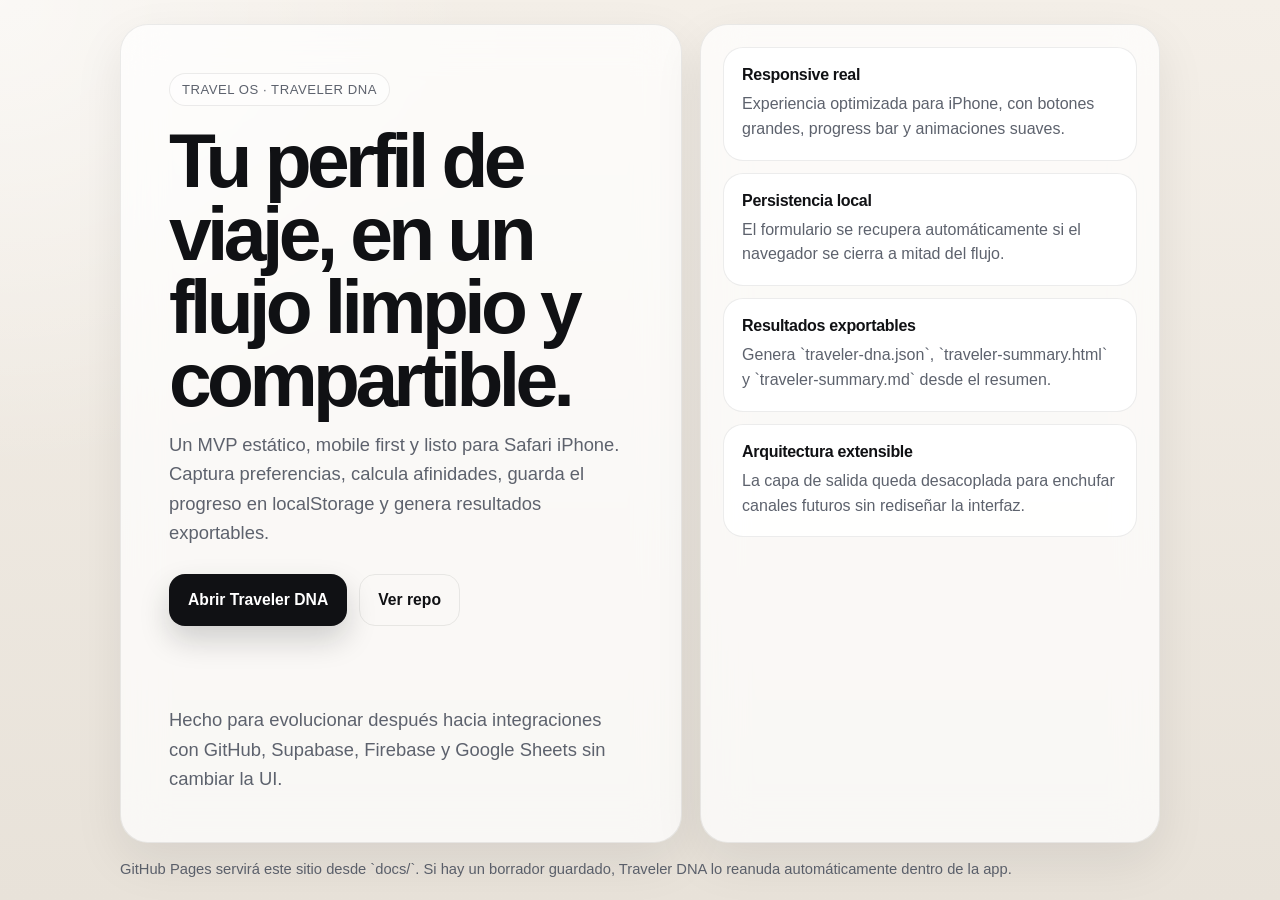
<file: docs/index.html>
<!doctype html>
<html lang="es">
  <head>
    <meta charset="utf-8" />
    <meta name="viewport" content="width=device-width, initial-scale=1, viewport-fit=cover" />
    <meta name="theme-color" content="#f5f1ea" />
    <meta
      name="description"
      content="Travel OS - Traveler DNA. Un MVP estático, responsive y listo para Safari iPhone."
    />
    <title>Travel OS · Traveler DNA</title>
    <style>
      :root {
        color-scheme: light dark;
        --bg: #f4efe8;
        --bg-2: #e8e2d9;
        --surface: rgba(255, 255, 255, 0.72);
        --surface-strong: rgba(255, 255, 255, 0.9);
        --text: #101114;
        --muted: #5d626d;
        --border: rgba(16, 17, 20, 0.08);
        --accent: #101114;
        --accent-inverse: #ffffff;
        --shadow: 0 18px 50px rgba(16, 17, 20, 0.08);
      }

      @media (prefers-color-scheme: dark) {
        :root {
          --bg: #0f1115;
          --bg-2: #171a20;
          --surface: rgba(22, 26, 32, 0.76);
          --surface-strong: rgba(22, 26, 32, 0.94);
          --text: #f3f4f6;
          --muted: #a5acb8;
          --border: rgba(255, 255, 255, 0.08);
          --accent: #f5f5f5;
          --accent-inverse: #101114;
          --shadow: 0 24px 60px rgba(0, 0, 0, 0.35);
        }
      }

      * {
        box-sizing: border-box;
      }

      html {
        min-height: 100%;
        background:
          radial-gradient(circle at top left, rgba(255, 255, 255, 0.6), transparent 30%),
          linear-gradient(180deg, var(--bg), var(--bg-2));
      }

      body {
        margin: 0;
        min-height: 100svh;
        font-family:
          -apple-system, BlinkMacSystemFont, "SF Pro Display", "SF Pro Text", "Segoe UI", sans-serif;
        color: var(--text);
        background: transparent;
        -webkit-font-smoothing: antialiased;
        text-rendering: optimizeLegibility;
      }

      a {
        color: inherit;
        text-decoration: none;
      }

      .shell {
        min-height: 100svh;
        display: flex;
        flex-direction: column;
        padding: 24px 16px max(20px, env(safe-area-inset-bottom));
      }

      .frame {
        width: min(100%, 1040px);
        margin: 0 auto;
        flex: 1;
        display: grid;
        grid-template-columns: 1.1fr 0.9fr;
        gap: 18px;
        align-items: stretch;
      }

      .panel {
        background: var(--surface);
        backdrop-filter: blur(22px);
        border: 1px solid var(--border);
        border-radius: 28px;
        box-shadow: var(--shadow);
        overflow: hidden;
      }

      .hero {
        padding: clamp(28px, 4vw, 48px);
        display: flex;
        flex-direction: column;
        justify-content: space-between;
        gap: 32px;
      }

      .eyebrow {
        display: inline-flex;
        align-items: center;
        gap: 8px;
        width: fit-content;
        padding: 8px 12px;
        border-radius: 999px;
        background: rgba(255, 255, 255, 0.4);
        border: 1px solid var(--border);
        color: var(--muted);
        font-size: 0.82rem;
        letter-spacing: 0.04em;
        text-transform: uppercase;
      }

      h1 {
        margin: 18px 0 14px;
        font-size: clamp(2.6rem, 6vw, 4.9rem);
        line-height: 0.95;
        letter-spacing: -0.06em;
      }

      .lead {
        margin: 0;
        max-width: 54ch;
        font-size: clamp(1rem, 2vw, 1.15rem);
        line-height: 1.6;
        color: var(--muted);
      }

      .cta-row {
        display: flex;
        flex-wrap: wrap;
        gap: 12px;
        margin-top: 26px;
      }

      .button {
        display: inline-flex;
        align-items: center;
        justify-content: center;
        min-height: 52px;
        padding: 0 18px;
        border-radius: 16px;
        border: 1px solid transparent;
        font-size: 0.98rem;
        font-weight: 600;
        cursor: pointer;
        transition:
          transform 180ms ease,
          box-shadow 180ms ease,
          background 180ms ease,
          border-color 180ms ease;
        touch-action: manipulation;
      }

      .button:hover {
        transform: translateY(-1px);
      }

      .button.primary {
        background: var(--accent);
        color: var(--accent-inverse);
        box-shadow: 0 14px 30px rgba(16, 17, 20, 0.18);
      }

      .button.ghost {
        background: transparent;
        border-color: var(--border);
        color: var(--text);
      }

      .features {
        padding: 22px;
        display: grid;
        gap: 12px;
        align-content: start;
      }

      .feature {
        padding: 18px;
        border-radius: 20px;
        background: var(--surface-strong);
        border: 1px solid var(--border);
      }

      .feature h2 {
        margin: 0 0 8px;
        font-size: 1rem;
        letter-spacing: -0.02em;
      }

      .feature p {
        margin: 0;
        color: var(--muted);
        line-height: 1.55;
      }

      .footer-note {
        width: min(100%, 1040px);
        margin: 16px auto 0;
        color: var(--muted);
        font-size: 0.92rem;
        line-height: 1.45;
      }

      @media (max-width: 900px) {
        .frame {
          grid-template-columns: 1fr;
        }

        .features {
          grid-template-columns: 1fr 1fr;
        }
      }

      @media (max-width: 640px) {
        .shell {
          padding: 14px 12px max(16px, env(safe-area-inset-bottom));
        }

        .hero {
          padding: 24px 18px;
        }

        .features {
          grid-template-columns: 1fr;
          padding: 18px;
        }

        .button {
          width: 100%;
        }
      }
    </style>
  </head>
  <body>
    <div class="shell">
      <main class="frame">
        <section class="panel hero" aria-labelledby="title">
          <div>
            <div class="eyebrow">Travel OS · Traveler DNA</div>
            <h1 id="title">Tu perfil de viaje, en un flujo limpio y compartible.</h1>
            <p class="lead">
              Un MVP estático, mobile first y listo para Safari iPhone. Captura preferencias,
              calcula afinidades, guarda el progreso en localStorage y genera resultados exportables.
            </p>
            <div class="cta-row">
              <a class="button primary" href="./traveler-dna/">Abrir Traveler DNA</a>
              <a class="button ghost" href="https://github.com/Digital-Assets-Holding/Travel-OS" target="_blank" rel="noreferrer">
                Ver repo
              </a>
            </div>
          </div>
          <p class="lead">
            Hecho para evolucionar después hacia integraciones con GitHub, Supabase, Firebase y Google Sheets sin
            cambiar la UI.
          </p>
        </section>

        <aside class="panel features" aria-label="Capacidades principales">
          <article class="feature">
            <h2>Responsive real</h2>
            <p>Experiencia optimizada para iPhone, con botones grandes, progress bar y animaciones suaves.</p>
          </article>
          <article class="feature">
            <h2>Persistencia local</h2>
            <p>El formulario se recupera automáticamente si el navegador se cierra a mitad del flujo.</p>
          </article>
          <article class="feature">
            <h2>Resultados exportables</h2>
            <p>Genera `traveler-dna.json`, `traveler-summary.html` y `traveler-summary.md` desde el resumen.</p>
          </article>
          <article class="feature">
            <h2>Arquitectura extensible</h2>
            <p>La capa de salida queda desacoplada para enchufar canales futuros sin rediseñar la interfaz.</p>
          </article>
        </aside>
      </main>
      <p class="footer-note">
        GitHub Pages servirá este sitio desde `docs/`. Si hay un borrador guardado, Traveler DNA lo reanuda
        automáticamente dentro de la app.
      </p>
    </div>
  </body>
</html>
</file>
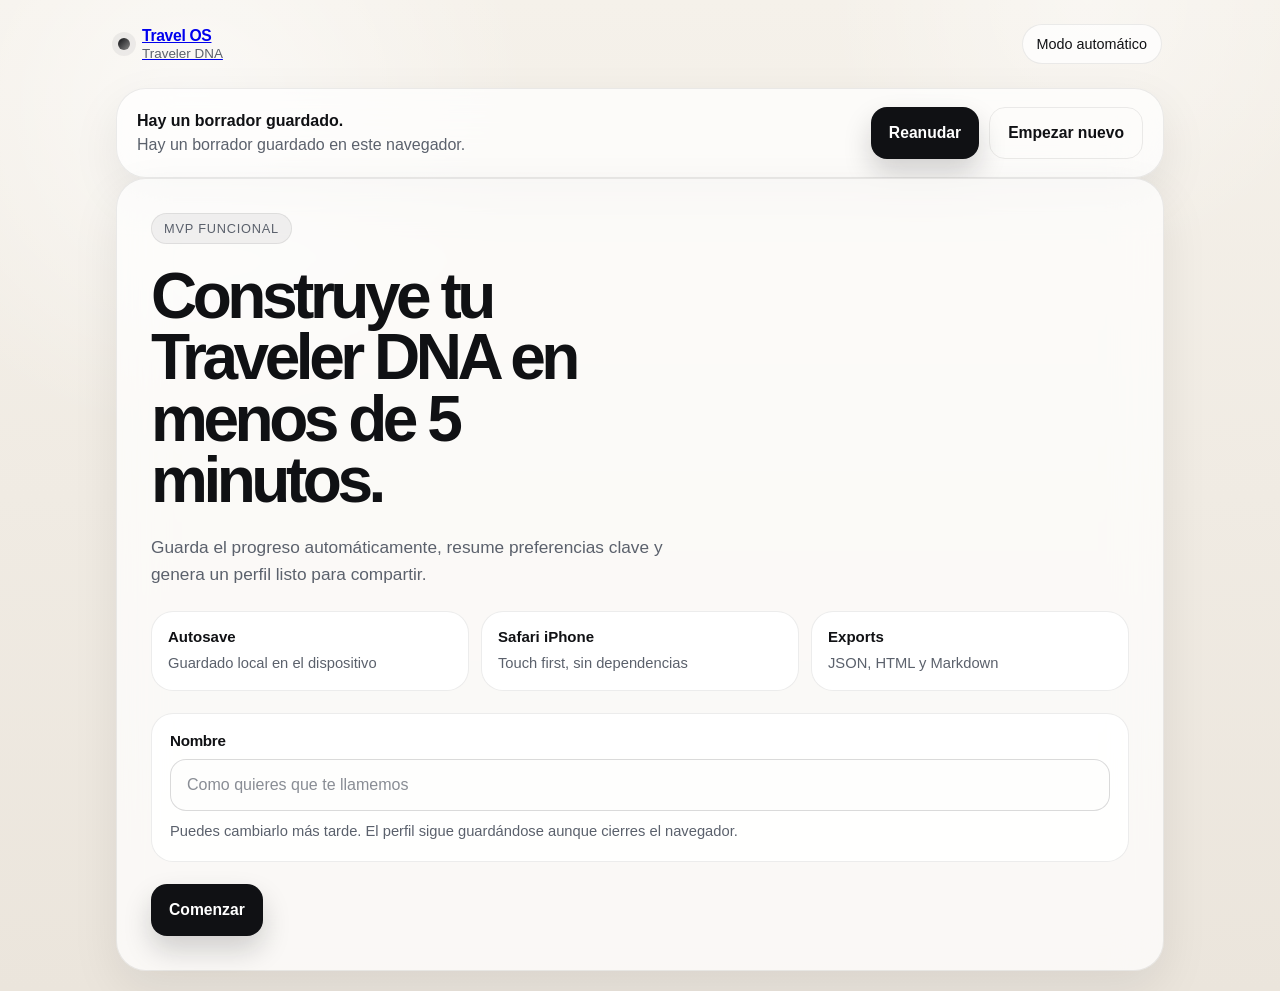
<file: docs/traveler-dna/index.html>
<!doctype html>
<html lang="es">
  <head>
    <meta charset="utf-8" />
    <meta name="viewport" content="width=device-width, initial-scale=1, viewport-fit=cover" />
    <meta name="theme-color" content="#f5f1ea" />
    <meta
      name="description"
      content="Traveler DNA: MVP funcional de Travel OS con autofill, scoring de afinidades y exportación."
    />
    <title>Travel OS · Traveler DNA</title>
    <link rel="stylesheet" href="./style.css" />
  </head>
  <body>
    <div class="page-shell">
      <header class="app-header">
        <a class="app-brand" href="../" aria-label="Volver a la portada de Travel OS">
          <span class="brand-mark" aria-hidden="true"></span>
          <span>
            <strong>Travel OS</strong>
            <small>Traveler DNA</small>
          </span>
        </a>
        <div class="header-actions">
          <span id="theme-status" class="chip chip-static" role="status" aria-label="Modo automático">Modo automático</span>
        </div>
      </header>

      <main class="app-main">
        <section id="resume-banner" class="resume-banner" hidden>
          <div>
            <strong>Hay un borrador guardado.</strong>
            <p id="resume-banner-copy">Puedes continuar donde lo dejaste.</p>
          </div>
          <div class="banner-actions">
            <button id="resume-button" class="button button-primary" type="button">Reanudar</button>
            <button id="discard-button" class="button button-secondary" type="button">Empezar nuevo</button>
          </div>
        </section>

        <section id="screen-welcome" class="screen active" aria-labelledby="welcome-title">
          <div class="hero-card">
            <p class="eyebrow">MVP funcional</p>
            <h1 id="welcome-title">Construye tu Traveler DNA en menos de 5 minutos.</h1>
            <p class="lead">
              Guarda el progreso automáticamente, resume preferencias clave y genera un perfil listo para compartir.
            </p>

            <div class="hero-metrics" aria-label="Beneficios rápidos">
              <article class="metric">
                <strong>Autosave</strong>
                <span>Guardado local en el dispositivo</span>
              </article>
              <article class="metric">
                <strong>Safari iPhone</strong>
                <span>Touch first, sin dependencias</span>
              </article>
              <article class="metric">
                <strong>Exports</strong>
                <span>JSON, HTML y Markdown</span>
              </article>
            </div>

            <div class="card">
              <label class="field-label" for="traveler-name">Nombre</label>
              <input
                id="traveler-name"
                class="text-input"
                type="text"
                autocomplete="name"
                inputmode="text"
                placeholder="Como quieres que te llamemos"
                maxlength="80"
              />
              <p class="field-help">Puedes cambiarlo más tarde. El perfil sigue guardándose aunque cierres el navegador.</p>
            </div>

            <div class="actions">
              <button id="start-button" class="button button-primary" type="button">Comenzar</button>
            </div>
          </div>
        </section>

        <section id="screen-survey" class="screen" hidden>
          <div class="progress-wrap">
            <div class="progress-head">
              <div>
                <p id="section-kicker" class="eyebrow">Sección</p>
                <h2 id="section-title" tabindex="-1">Información básica</h2>
                <p id="section-copy" class="muted"></p>
              </div>
              <div class="progress-meta">
                <span id="progress-count">1 / 1</span>
                <span id="progress-detail">0 preguntas completas</span>
              </div>
            </div>
            <div class="progress-bar" aria-hidden="true">
              <div id="progress-fill" class="progress-fill"></div>
            </div>
          </div>

          <form id="survey-form" class="survey-card" novalidate>
            <div id="question-stack" class="question-stack"></div>
            <div class="nav-row">
              <button id="back-button" class="button button-secondary" type="button">Atrás</button>
              <button id="next-button" class="button button-primary" type="button">Siguiente</button>
            </div>
          </form>
        </section>

        <section id="screen-summary" class="screen" hidden>
          <div class="summary-card">
            <div class="summary-head">
              <div>
                <p class="eyebrow">Resumen</p>
                <h2 id="summary-title">Tu Traveler DNA está listo.</h2>
                <p id="summary-copy" class="muted"></p>
              </div>
              <div class="summary-actions">
                <button id="edit-button" class="button button-secondary" type="button">Editar respuestas</button>
                <button id="submit-button" class="button button-primary" type="button">Generar mi perfil</button>
              </div>
            </div>

            <div id="summary-overview" class="summary-overview"></div>
            <div id="summary-archetypes" class="result-grid"></div>
            <div id="summary-signals" class="signal-grid"></div>
          </div>
        </section>

        <section id="screen-thanks" class="screen" hidden>
          <div class="thanks-card">
            <p class="eyebrow">Gracias</p>
            <h2>Perfil guardado y exportes listos.</h2>
            <p id="thanks-copy" class="muted"></p>

            <div class="export-grid">
              <button id="download-json" class="button button-primary" type="button">Descargar traveler-dna.json</button>
              <button id="download-html" class="button button-secondary" type="button">Descargar traveler-summary.html</button>
              <button id="download-md" class="button button-secondary" type="button">Descargar traveler-summary.md</button>
            </div>

            <div class="actions">
              <button id="restart-button" class="button button-ghost" type="button">Crear otro perfil</button>
            </div>
          </div>
        </section>
      </main>
    </div>

    <template id="question-template">
      <article class="question-card">
        <div class="question-head">
          <div>
            <h3 class="question-title"></h3>
            <p class="question-help muted"></p>
          </div>
          <span class="question-tag"></span>
        </div>
        <div class="question-body"></div>
        <p class="question-error" aria-live="polite"></p>
      </article>
    </template>

    <script src="./validation.js"></script>
    <script src="./app.js"></script>
  </body>
</html>
</file>
<file: docs/traveler-dna/style.css>
:root {
  color-scheme: light dark;
  --bg: #f5f1ea;
  --bg-2: #ebe5dc;
  --surface: rgba(255, 255, 255, 0.72);
  --surface-strong: rgba(255, 255, 255, 0.9);
  --text: #101114;
  --muted: #5b616c;
  --border: rgba(16, 17, 20, 0.08);
  --border-strong: rgba(16, 17, 20, 0.15);
  --accent: #101114;
  --accent-inverse: #ffffff;
  --accent-soft: rgba(16, 17, 20, 0.06);
  --success: #0f8a55;
  --danger: #b42318;
  --shadow: 0 18px 48px rgba(16, 17, 20, 0.08);
  --radius-xl: 30px;
  --radius-lg: 22px;
  --radius-md: 16px;
  --radius-sm: 12px;
}

@media (prefers-color-scheme: dark) {
  :root {
    --bg: #0f1115;
    --bg-2: #171a20;
    --surface: rgba(22, 26, 32, 0.78);
    --surface-strong: rgba(22, 26, 32, 0.94);
    --text: #f3f4f6;
    --muted: #a3aab8;
    --border: rgba(255, 255, 255, 0.08);
    --border-strong: rgba(255, 255, 255, 0.14);
    --accent: #f4f4f5;
    --accent-inverse: #101114;
    --accent-soft: rgba(255, 255, 255, 0.08);
    --success: #6ee7b7;
    --danger: #fda29b;
    --shadow: 0 24px 60px rgba(0, 0, 0, 0.35);
  }
}
* {
  box-sizing: border-box;
}

html {
  min-height: 100%;
  background:
    radial-gradient(circle at 15% 10%, rgba(255, 255, 255, 0.6), transparent 24%),
    radial-gradient(circle at 85% 0%, rgba(255, 255, 255, 0.4), transparent 18%),
    linear-gradient(180deg, var(--bg), var(--bg-2));
}

body {
  margin: 0;
  min-height: 100svh;
  font-family:
    -apple-system, BlinkMacSystemFont, "SF Pro Display", "SF Pro Text", "Segoe UI", sans-serif;
  color: var(--text);
  background: transparent;
  -webkit-font-smoothing: antialiased;
  text-rendering: optimizeLegibility;
}

button,
input,
textarea,
select {
  font: inherit;
  color: inherit;
}

button {
  appearance: none;
  border: 0;
  background: none;
}

button:focus-visible,
input:focus-visible,
textarea:focus-visible {
  outline: 2px solid color-mix(in srgb, var(--accent) 75%, transparent);
  outline-offset: 2px;
}

button:active {
  transform: translateY(1px);
}

::selection {
  background: color-mix(in srgb, var(--accent) 16%, transparent);
}

.page-shell {
  min-height: 100svh;
  width: min(100%, 1080px);
  margin: 0 auto;
  padding: 16px 16px max(20px, env(safe-area-inset-bottom));
  display: flex;
  flex-direction: column;
  gap: 16px;
}

.app-header {
  display: flex;
  align-items: center;
  justify-content: space-between;
  gap: 12px;
  padding: 6px 2px;
}

.app-brand {
  display: inline-flex;
  align-items: center;
  gap: 12px;
  min-height: 44px;
}

.app-brand strong {
  display: block;
  font-size: 0.98rem;
  line-height: 1.1;
  letter-spacing: -0.02em;
}

.app-brand small {
  display: block;
  color: var(--muted);
  font-size: 0.84rem;
  margin-top: 2px;
}

.brand-mark {
  width: 12px;
  height: 12px;
  border-radius: 999px;
  background: linear-gradient(135deg, var(--text), color-mix(in srgb, var(--text) 48%, transparent));
  box-shadow: 0 0 0 6px color-mix(in srgb, var(--accent-soft) 92%, transparent);
}

.header-actions {
  display: flex;
  gap: 8px;
  align-items: center;
}

.app-main {
  flex: 1;
  display: flex;
  flex-direction: column;
}

.screen {
  width: 100%;
  animation: fadeUp 260ms ease-out;
}

.screen[hidden] {
  display: none !important;
}

.hero-card,
.survey-card,
.summary-card,
.thanks-card,
.resume-banner {
  background: var(--surface);
  backdrop-filter: blur(24px);
  border: 1px solid var(--border);
  border-radius: var(--radius-xl);
  box-shadow: var(--shadow);
}

.hero-card,
.summary-card,
.thanks-card {
  padding: clamp(20px, 3vw, 34px);
}

.hero-card {
  display: flex;
  flex-direction: column;
  gap: 22px;
}

.eyebrow {
  display: inline-flex;
  align-items: center;
  width: fit-content;
  gap: 8px;
  padding: 7px 12px;
  border-radius: 999px;
  background: color-mix(in srgb, var(--accent) 5%, transparent);
  border: 1px solid var(--border);
  color: var(--muted);
  font-size: 0.8rem;
  letter-spacing: 0.06em;
  text-transform: uppercase;
}

h1,
h2,
h3,
p {
  margin: 0;
}

h1 {
  font-size: clamp(2rem, 5vw, 4.2rem);
  line-height: 0.96;
  letter-spacing: -0.07em;
  max-width: 12ch;
}

h2 {
  font-size: clamp(1.45rem, 3.2vw, 2.2rem);
  line-height: 1.05;
  letter-spacing: -0.04em;
}

.lead {
  font-size: clamp(1rem, 2vw, 1.08rem);
  line-height: 1.6;
  color: var(--muted);
  max-width: 58ch;
}

.muted {
  color: var(--muted);
  line-height: 1.55;
}

.hero-metrics {
  display: grid;
  grid-template-columns: repeat(3, minmax(0, 1fr));
  gap: 12px;
}

.metric,
.signal-card,
.result-card,
.overview-card,
.question-card {
  background: var(--surface-strong);
  border: 1px solid var(--border);
  border-radius: var(--radius-lg);
}

.metric {
  padding: 16px;
}

.metric strong {
  display: block;
  font-size: 0.94rem;
  margin-bottom: 8px;
}

.metric span {
  color: var(--muted);
  font-size: 0.92rem;
  line-height: 1.45;
}

.card {
  padding: 18px;
  background: var(--surface-strong);
  border: 1px solid var(--border);
  border-radius: var(--radius-lg);
}

.field-label {
  display: block;
  margin-bottom: 10px;
  font-size: 0.95rem;
  font-weight: 600;
  letter-spacing: -0.02em;
}

.field-help {
  margin-top: 10px;
  color: var(--muted);
  line-height: 1.45;
  font-size: 0.92rem;
}

.text-input,
.textarea-input {
  width: 100%;
  border: 1px solid var(--border-strong);
  background: color-mix(in srgb, var(--surface-strong) 92%, var(--bg));
  border-radius: var(--radius-md);
  color: var(--text);
  padding: 14px 16px;
  min-height: 52px;
  transition:
    border-color 180ms ease,
    background 180ms ease,
    transform 180ms ease;
}

.textarea-input {
  min-height: 120px;
  resize: vertical;
}

.text-input::placeholder,
.textarea-input::placeholder {
  color: color-mix(in srgb, var(--muted) 72%, transparent);
}

.text-input:focus,
.textarea-input:focus {
  border-color: color-mix(in srgb, var(--accent) 28%, var(--border-strong));
  background: var(--surface-strong);
}

.actions,
.banner-actions,
.summary-actions,
.nav-row {
  display: flex;
  flex-wrap: wrap;
  gap: 10px;
}

.button {
  min-height: 52px;
  padding: 0 18px;
  border-radius: 16px;
  display: inline-flex;
  align-items: center;
  justify-content: center;
  gap: 8px;
  font-size: 0.98rem;
  font-weight: 600;
  cursor: pointer;
  transition:
    transform 180ms ease,
    box-shadow 180ms ease,
    background 180ms ease,
    border-color 180ms ease,
    opacity 180ms ease;
  touch-action: manipulation;
}

.button:hover {
  transform: translateY(-1px);
}

.button:disabled {
  cursor: not-allowed;
  opacity: 0.55;
  transform: none;
}

.button-primary {
  background: var(--accent);
  color: var(--accent-inverse);
  box-shadow: 0 14px 28px rgba(16, 17, 20, 0.18);
}

.button-secondary {
  background: transparent;
  color: var(--text);
  border: 1px solid var(--border);
}

.button-ghost {
  background: color-mix(in srgb, var(--accent-soft) 70%, transparent);
  color: var(--text);
  border: 1px solid transparent;
}

.chip,
.chip-static {
  display: inline-flex;
  align-items: center;
  justify-content: center;
  min-height: 40px;
  padding: 0 14px;
  border-radius: 999px;
  border: 1px solid var(--border);
  background: color-mix(in srgb, var(--surface-strong) 80%, transparent);
  color: var(--text);
  font-size: 0.9rem;
}

.chip-static {
  pointer-events: none;
}

.resume-banner {
  display: flex;
  align-items: center;
  justify-content: space-between;
  gap: 16px;
  padding: 18px 20px;
}

.resume-banner p {
  margin-top: 6px;
  color: var(--muted);
}

.progress-wrap {
  margin-bottom: 16px;
}

.progress-head {
  display: flex;
  justify-content: space-between;
  gap: 14px;
  align-items: flex-start;
  margin-bottom: 14px;
}

.progress-meta {
  display: grid;
  gap: 6px;
  text-align: right;
  color: var(--muted);
  font-size: 0.92rem;
}

.progress-bar {
  width: 100%;
  height: 10px;
  background: color-mix(in srgb, var(--accent) 7%, transparent);
  border-radius: 999px;
  overflow: hidden;
}

.progress-fill {
  width: 0%;
  height: 100%;
  border-radius: inherit;
  background: linear-gradient(90deg, var(--text), color-mix(in srgb, var(--text) 50%, transparent));
  transition: width 280ms ease;
}

.survey-card {
  padding: clamp(18px, 3vw, 28px);
}

.question-stack {
  display: grid;
  gap: 16px;
}

.question-card {
  padding: 18px;
  scroll-margin-top: 20px;
}

.question-head {
  display: flex;
  justify-content: space-between;
  gap: 12px;
  align-items: flex-start;
  margin-bottom: 14px;
}

.question-title {
  font-size: 1.02rem;
  letter-spacing: -0.02em;
  margin-bottom: 6px;
}

.question-help {
  font-size: 0.92rem;
}

.question-tag {
  padding: 7px 10px;
  border-radius: 999px;
  background: color-mix(in srgb, var(--accent-soft) 88%, transparent);
  color: var(--muted);
  font-size: 0.77rem;
  letter-spacing: 0.04em;
  text-transform: uppercase;
  white-space: nowrap;
}

.question-body {
  display: grid;
  gap: 10px;
}

.option-grid {
  display: grid;
  grid-template-columns: repeat(2, minmax(0, 1fr));
  gap: 10px;
}

.option-grid.columns-3 {
  grid-template-columns: repeat(3, minmax(0, 1fr));
}

.choice-option {
  position: relative;
  display: block;
  cursor: pointer;
  -webkit-tap-highlight-color: transparent;
  user-select: none;
  touch-action: manipulation;
}

.choice-option input {
  position: absolute;
  opacity: 0;
  inset: 0;
}

.choice-option span {
  display: flex;
  align-items: center;
  justify-content: center;
  min-height: 54px;
  padding: 12px 14px;
  border-radius: var(--radius-md);
  border: 1px solid var(--border-strong);
  background: color-mix(in srgb, var(--surface-strong) 94%, transparent);
  transition:
    transform 180ms ease,
    border-color 180ms ease,
    background 180ms ease,
    box-shadow 180ms ease;
  text-align: center;
  line-height: 1.35;
}

.choice-option:hover span {
  transform: translateY(-1px);
}

.choice-option input:checked + span {
  background: var(--accent);
  color: var(--accent-inverse);
  border-color: transparent;
  font-weight: 600;
  box-shadow: 0 18px 28px rgba(16, 17, 20, 0.22);
}

.choice-option input:focus-visible + span {
  outline: 2px solid color-mix(in srgb, var(--accent) 65%, transparent);
  outline-offset: 2px;
}

.choice-option:active span {
  transform: translateY(0);
}

.multi-list {
  display: grid;
  grid-template-columns: repeat(2, minmax(0, 1fr));
  gap: 10px;
}

.multi-list.columns-3 {
  grid-template-columns: repeat(3, minmax(0, 1fr));
}

.multi-item {
  position: relative;
  cursor: pointer;
  -webkit-tap-highlight-color: transparent;
  user-select: none;
}

.multi-item input {
  position: absolute;
  opacity: 0;
  inset: 0;
}

.multi-item span {
  display: flex;
  align-items: center;
  justify-content: center;
  min-height: 52px;
  padding: 12px 14px;
  border-radius: var(--radius-md);
  border: 1px solid var(--border-strong);
  background: color-mix(in srgb, var(--surface-strong) 94%, transparent);
  text-align: center;
  line-height: 1.3;
  transition:
    transform 180ms ease,
    border-color 180ms ease,
    background 180ms ease;
}

.multi-item input:checked + span {
  background: color-mix(in srgb, var(--accent) 92%, white 8%);
  color: var(--accent-inverse);
  border-color: transparent;
  font-weight: 600;
  box-shadow: 0 18px 28px rgba(16, 17, 20, 0.22);
}

.multi-item:hover span {
  transform: translateY(-1px);
}

.multi-item:active span {
  transform: translateY(0);
}

.choice-option:focus-within span,
.multi-item:focus-within span {
  outline: 2px solid color-mix(in srgb, var(--accent) 65%, transparent);
  outline-offset: 2px;
}

.inline-list {
  display: grid;
  grid-template-columns: repeat(2, minmax(0, 1fr));
  gap: 10px;
}

.range-row {
  display: grid;
  grid-template-columns: 1fr auto;
  gap: 12px;
  align-items: center;
}

.range-input {
  width: 100%;
  accent-color: var(--accent);
}

.range-value {
  min-width: 84px;
  padding: 10px 12px;
  border-radius: 12px;
  background: color-mix(in srgb, var(--accent-soft) 80%, transparent);
  text-align: center;
  font-variant-numeric: tabular-nums;
}

.question-error {
  min-height: 1.2em;
  margin-top: 8px;
  color: var(--danger);
  font-size: 0.88rem;
}

.nav-row {
  justify-content: space-between;
  margin-top: 16px;
}

.summary-head,
.thanks-card {
  display: grid;
  gap: 18px;
}

.summary-overview {
  display: grid;
  grid-template-columns: repeat(3, minmax(0, 1fr));
  gap: 12px;
  margin-top: 18px;
}

.overview-card {
  padding: 16px;
}

.overview-card strong {
  display: block;
  margin-bottom: 8px;
}

.overview-card span {
  color: var(--muted);
  line-height: 1.45;
}

.result-grid,
.signal-grid,
.export-grid {
  display: grid;
  gap: 12px;
  margin-top: 18px;
}

.result-grid {
  grid-template-columns: repeat(2, minmax(0, 1fr));
}

.signal-grid {
  grid-template-columns: repeat(3, minmax(0, 1fr));
}

.result-card,
.signal-card {
  padding: 16px;
}

.summary-jump-card {
  display: grid;
  gap: 8px;
  width: 100%;
  text-align: left;
  cursor: pointer;
  touch-action: manipulation;
  -webkit-tap-highlight-color: transparent;
  transition:
    transform 180ms ease,
    border-color 180ms ease,
    box-shadow 180ms ease,
    background 180ms ease;
  position: relative;
  padding-right: 92px;
}

.summary-jump-card::after {
  content: "Editar";
  position: absolute;
  top: 16px;
  right: 16px;
  padding: 6px 10px;
  border-radius: 999px;
  border: 1px solid var(--border);
  background: color-mix(in srgb, var(--accent-soft) 72%, transparent);
  color: var(--muted);
  font-size: 0.72rem;
  letter-spacing: 0.06em;
  text-transform: uppercase;
}

.summary-jump-card:hover {
  transform: translateY(-1px);
  box-shadow: 0 18px 28px rgba(16, 17, 20, 0.12);
}

.summary-jump-card:active {
  transform: translateY(0);
}

.summary-jump-card:focus-visible {
  outline: 2px solid color-mix(in srgb, var(--accent) 65%, transparent);
  outline-offset: 2px;
}

.summary-jump-hint {
  display: block;
  margin-top: 10px;
  color: var(--muted);
  font-size: 0.78rem;
  letter-spacing: 0.04em;
  text-transform: uppercase;
}

.question-card.is-targeted {
  border-color: color-mix(in srgb, var(--accent) 40%, var(--border-strong));
  box-shadow: 0 0 0 1px color-mix(in srgb, var(--accent) 18%, transparent), var(--shadow);
}

.question-card.is-targeted .question-title {
  color: var(--accent);
}

.result-card h3,
.signal-card h3 {
  margin-bottom: 8px;
  font-size: 1rem;
}

.result-card p,
.signal-card p {
  color: var(--muted);
  line-height: 1.5;
}

.score-row {
  display: grid;
  gap: 8px;
}

.score-row .score-bar {
  height: 10px;
  border-radius: 999px;
  background: color-mix(in srgb, var(--accent) 8%, transparent);
  overflow: hidden;
}

.score-row .score-bar span {
  display: block;
  height: 100%;
  border-radius: inherit;
  background: linear-gradient(90deg, var(--text), color-mix(in srgb, var(--text) 42%, transparent));
}

.score-row .score-meta {
  display: flex;
  justify-content: space-between;
  gap: 10px;
  color: var(--muted);
  font-size: 0.9rem;
}

.raw-details {
  margin-top: 18px;
  padding: 16px;
  border-radius: var(--radius-lg);
  border: 1px solid var(--border);
  background: color-mix(in srgb, var(--surface-strong) 80%, transparent);
}

.raw-details summary {
  cursor: pointer;
  font-weight: 600;
}

.raw-details pre {
  margin: 14px 0 0;
  white-space: pre-wrap;
  word-break: break-word;
  color: var(--muted);
  font-size: 0.88rem;
  line-height: 1.55;
}

.thanks-card {
  text-align: left;
}

.export-grid {
  grid-template-columns: repeat(3, minmax(0, 1fr));
}

.modal-toast {
  position: fixed;
  left: 50%;
  bottom: calc(18px + env(safe-area-inset-bottom));
  transform: translateX(-50%) translateY(18px);
  opacity: 0;
  pointer-events: none;
  min-width: min(92vw, 420px);
  padding: 14px 16px;
  border-radius: 18px;
  background: var(--surface-strong);
  border: 1px solid var(--border);
  box-shadow: var(--shadow);
  transition:
    opacity 180ms ease,
    transform 180ms ease;
  z-index: 1000;
}

.modal-toast.show {
  opacity: 1;
  transform: translateX(-50%) translateY(0);
}

.modal-toast strong {
  display: block;
  margin-bottom: 4px;
}

.modal-toast p {
  color: var(--muted);
}

.screen.active {
  display: block;
}

.screen[hidden] + .screen.active {
  display: block;
}

.screen:not([hidden]) {
  display: block;
}

.hidden {
  display: none !important;
}

@keyframes fadeUp {
  from {
    opacity: 0;
    transform: translateY(10px);
  }
  to {
    opacity: 1;
    transform: translateY(0);
  }
}

@media (max-width: 880px) {
  .hero-metrics,
  .summary-overview,
  .result-grid,
  .signal-grid,
  .export-grid {
    grid-template-columns: 1fr 1fr;
  }

  .signal-grid {
    grid-template-columns: 1fr 1fr;
  }
}

@media (max-width: 720px) {
  .page-shell {
    padding: 12px 12px max(18px, env(safe-area-inset-bottom));
  }

  .app-header {
    align-items: flex-start;
  }

  .hero-metrics,
  .summary-overview,
  .result-grid,
  .signal-grid,
  .export-grid,
  .option-grid,
  .multi-list,
  .inline-list {
    grid-template-columns: 1fr;
  }

  .resume-banner,
  .summary-head,
  .progress-head,
  .nav-row {
    grid-template-columns: 1fr;
    flex-direction: column;
    align-items: stretch;
  }

  .progress-meta {
    text-align: left;
  }

  .button,
  .button-primary,
  .button-secondary,
  .button-ghost {
    width: 100%;
  }

  .choice-option span,
  .multi-item span {
    min-height: 50px;
  }

  .range-row {
    grid-template-columns: 1fr;
  }
}

@media (prefers-reduced-motion: reduce) {
  *,
  *::before,
  *::after {
    animation: none !important;
    transition: none !important;
    scroll-behavior: auto !important;
  }
}
</file>
